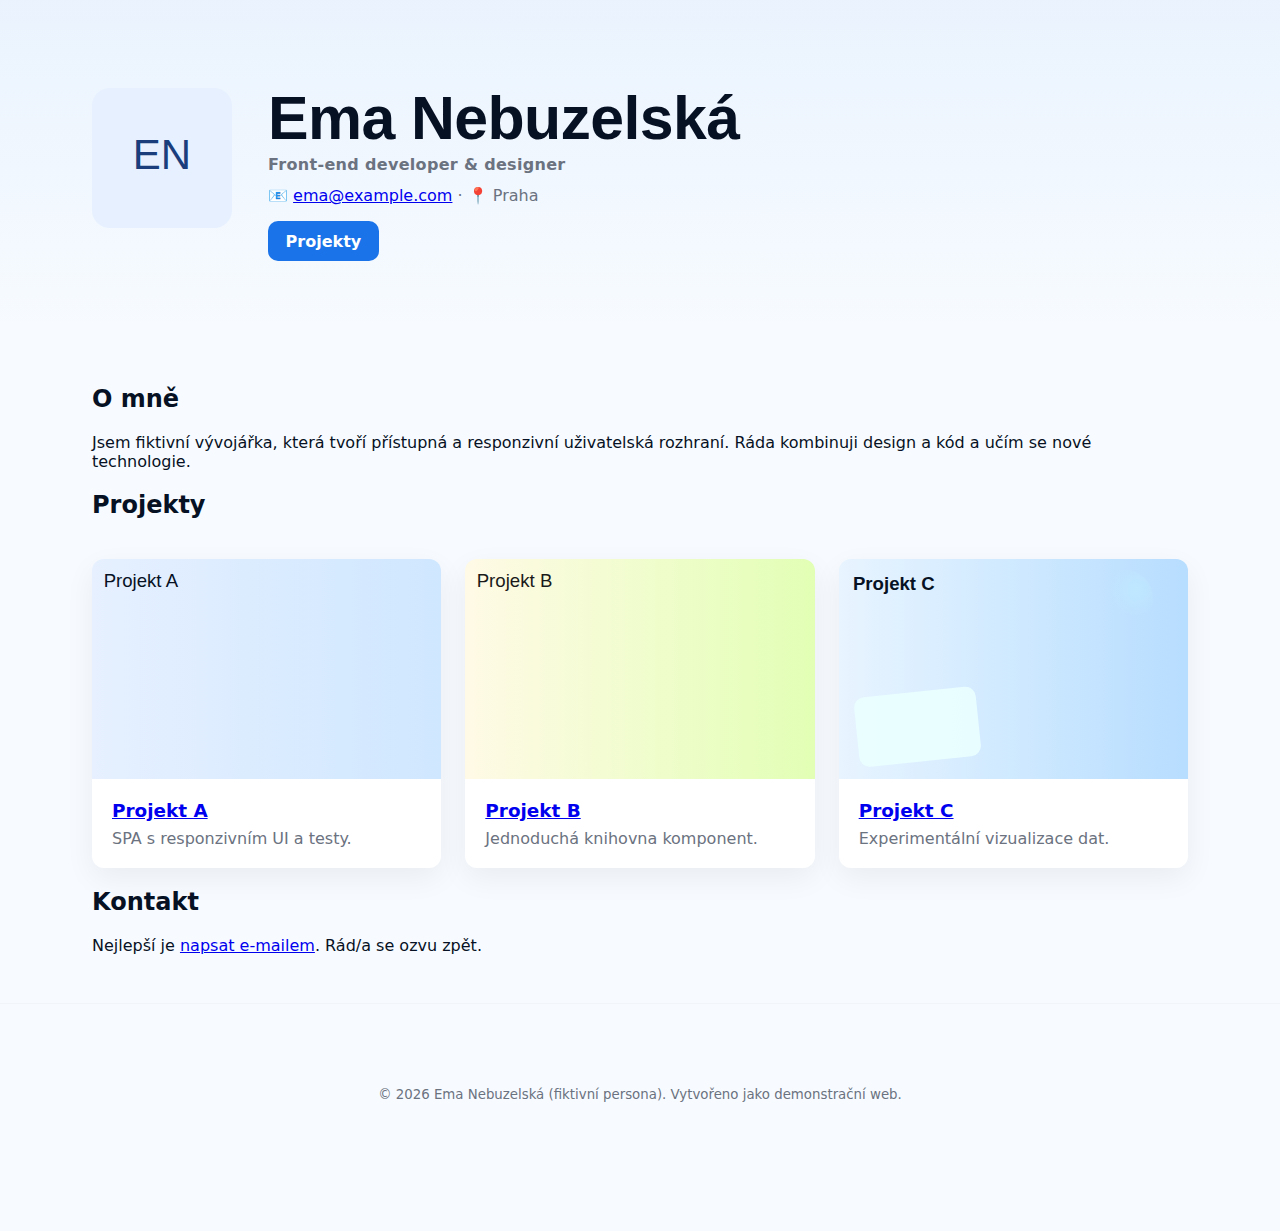
<file: index.html>
<!doctype html>
<html lang="cs">
  <head>
    <meta charset="utf-8" />
    <meta name="viewport" content="width=device-width,initial-scale=1" />
    <meta name="description" content="Osobní vizitka – Jméno Příjmení, kontaktní údaje, projekty" />
    <title>Ema Nebuzelská — Osobní vizitka</title>
    <link rel="preconnect" href="https://fonts.googleapis.com">
    <link rel="preconnect" href="https://fonts.gstatic.com" crossorigin>
    <link href="https://fonts.googleapis.com/css2?family=Poppins:wght@400;600;700&display=swap" rel="stylesheet">
    <link rel="stylesheet" href="styles.css" />
  </head>
  <body>
    <header class="hero">
      <div class="container">
        <div class="avatar" aria-hidden="true">
          <img src="assets/avatar.svg" alt="Avatar" />
        </div>
        <div class="hero-text">
          <h1>Ema Nebuzelská</h1>
          <p class="role">Front‑end developer &amp; designer</p>
          <p class="contact">📧 <a href="mailto:ema@example.com">ema@example.com</a> · 📍 Praha</p>
          <p><a class="cta" href="#projects">Projekty</a></p>
        </div>
      </div>
    </header>

    <main class="container">
      <section id="about">
        <h2>O mně</h2>
        <p>
          Jsem fiktivní vývojářka, která tvoří přístupná a responzivní uživatelská rozhraní.
          Ráda kombinuji design a kód a učím se nové technologie.
        </p>
      </section>

      <section id="projects">
        <h2>Projekty</h2>
        <ul class="projects">
          <li class="project">
            <figure><img src="assets/project-1.svg" alt="Projekt A thumbnail"></figure>
            <div class="meta">
              <h3><a href="#">Projekt A</a></h3>
              <p>SPA s responzivním UI a testy.</p>
            </div>
          </li>
          <li class="project">
            <figure><img src="assets/project-2.svg" alt="Projekt B thumbnail"></figure>
            <div class="meta">
              <h3><a href="#">Projekt B</a></h3>
              <p>Jednoduchá knihovna komponent.</p>
            </div>
          </li>
          <li class="project">
            <figure><img src="assets/project-3.svg" alt="Projekt C thumbnail"></figure>
            <div class="meta">
              <h3><a href="#">Projekt C</a></h3>
              <p>Experimentální vizualizace dat.</p>
            </div>
          </li>
        </ul>
      </section>

      <section id="contact">
        <h2>Kontakt</h2>
        <p>Nejlepší je <a href="mailto:ema@example.com">napsat e‑mailem</a>. Rád/a se ozvu zpět.</p>
      </section>
    </main>

    <footer class="site-footer">
      <div class="container">
        <small>© 2026 Ema Nebuzelská (fiktivní persona). Vytvořeno jako demonstrační web.</small>
      </div>
    </footer>

    <script src="script.js"></script>
  </body>
</html>
</file>
<file: styles.css>
/* Redesign: blue palette & improved layout */
:root{
  --bg: #f7fbff;
  --surface: #071124;
  --muted: #6b7280;
  --accent: #1a73e8; /* blue accent */
  --card: #ffffff;
}
*{box-sizing:border-box}
html,body{height:100%}
body{
  font-family: 'Inter', system-ui, -apple-system, 'Segoe UI', Roboto, 'Helvetica Neue', Arial;
  margin:0;color:var(--surface);background:var(--bg);-webkit-font-smoothing:antialiased;text-rendering:optimizeLegibility;
}
.container{max-width:1160px;margin:0 auto;padding:2rem}
/* HERO */
.hero{position:relative;padding:3.5rem 0 1.5rem;background:linear-gradient(180deg,rgba(26,115,232,0.06),transparent)}
.skip-link{position:absolute;left:1rem;top:0.75rem;background:var(--surface);color:#fff;padding:.4rem .6rem;border-radius:8px;transform:translateY(-120%);transition:transform .18s ease;z-index:999;text-decoration:none}
.skip-link:focus,.skip-link:focus-visible{transform:translateY(0);outline:none;box-shadow:0 8px 30px rgba(0,0,0,.18)}
.hero .container{display:flex;align-items:flex-start;gap:2.25rem}
.avatar img{width:140px;height:140px;border-radius:18px;display:block;flex-shrink:0}
.hero-text{flex:1}
.hero h1{font-family:'Sora', 'Inter', sans-serif;font-weight:700;font-size:3.8rem;line-height:1;margin:0 0 .4rem;letter-spacing:-0.01em}
.hero .role{font-weight:600;color:var(--muted);letter-spacing:.02em;margin:0 0 .75rem}
.hero .contact{color:var(--muted);margin:0 0 .4rem}
.hero .cta{display:inline-block;padding:.65rem 1.1rem;border-radius:10px;background:var(--accent);color:#fff;text-decoration:none;font-weight:700}
/* Focus visible */
a:focus-visible, .cta:focus-visible, .project a:focus-visible{outline:4px solid rgba(26,115,232,.15);outline-offset:4px;border-radius:8px}
/* Projects */
.projects{list-style:none;padding:0;margin:2.5rem 0 0;display:grid;grid-template-columns:repeat(auto-fit,minmax(320px,1fr));gap:1.5rem;align-items:start}
.project{background:var(--card);padding:0;border-radius:12px;overflow:hidden;box-shadow:0 10px 30px rgba(7,17,36,.06);transition:transform .18s ease,box-shadow .18s ease}
.project a.project-link{display:block;color:inherit;text-decoration:none}
.project:hover{transform:translateY(-6px);box-shadow:0 24px 80px rgba(7,17,36,.12)}
.project figure{margin:0;height:220px;overflow:hidden;background:linear-gradient(180deg,rgba(26,115,232,0.06),transparent)}
.project figure img{width:100%;height:100%;object-fit:cover;display:block}
.project .meta{padding:1.25rem}
.project h3{margin:.1rem 0 .5rem;font-size:1.15rem;font-weight:700}
.project p{margin:0;color:var(--muted);font-size:1rem}
#main > section{margin:2.5rem 0}
#main > section:first-of-type{margin-top:0.5rem}
/* Footer */
.site-footer{padding:3rem 0 6rem;border-top:1px solid #f1f5f9;color:var(--muted);text-align:center}
/* Responsive */
@media (max-width:900px){
  .projects{grid-template-columns:repeat(2,1fr)}
  .hero h1{font-size:2.4rem}
}
@media (max-width:640px){
  .hero .container{flex-direction:column;align-items:center;text-align:center}
  .avatar img{width:96px;height:96px}
  .projects{grid-template-columns:1fr}
  .hero h1{font-size:2rem}
  #main > section{margin:1.25rem 0}
}
</file>
